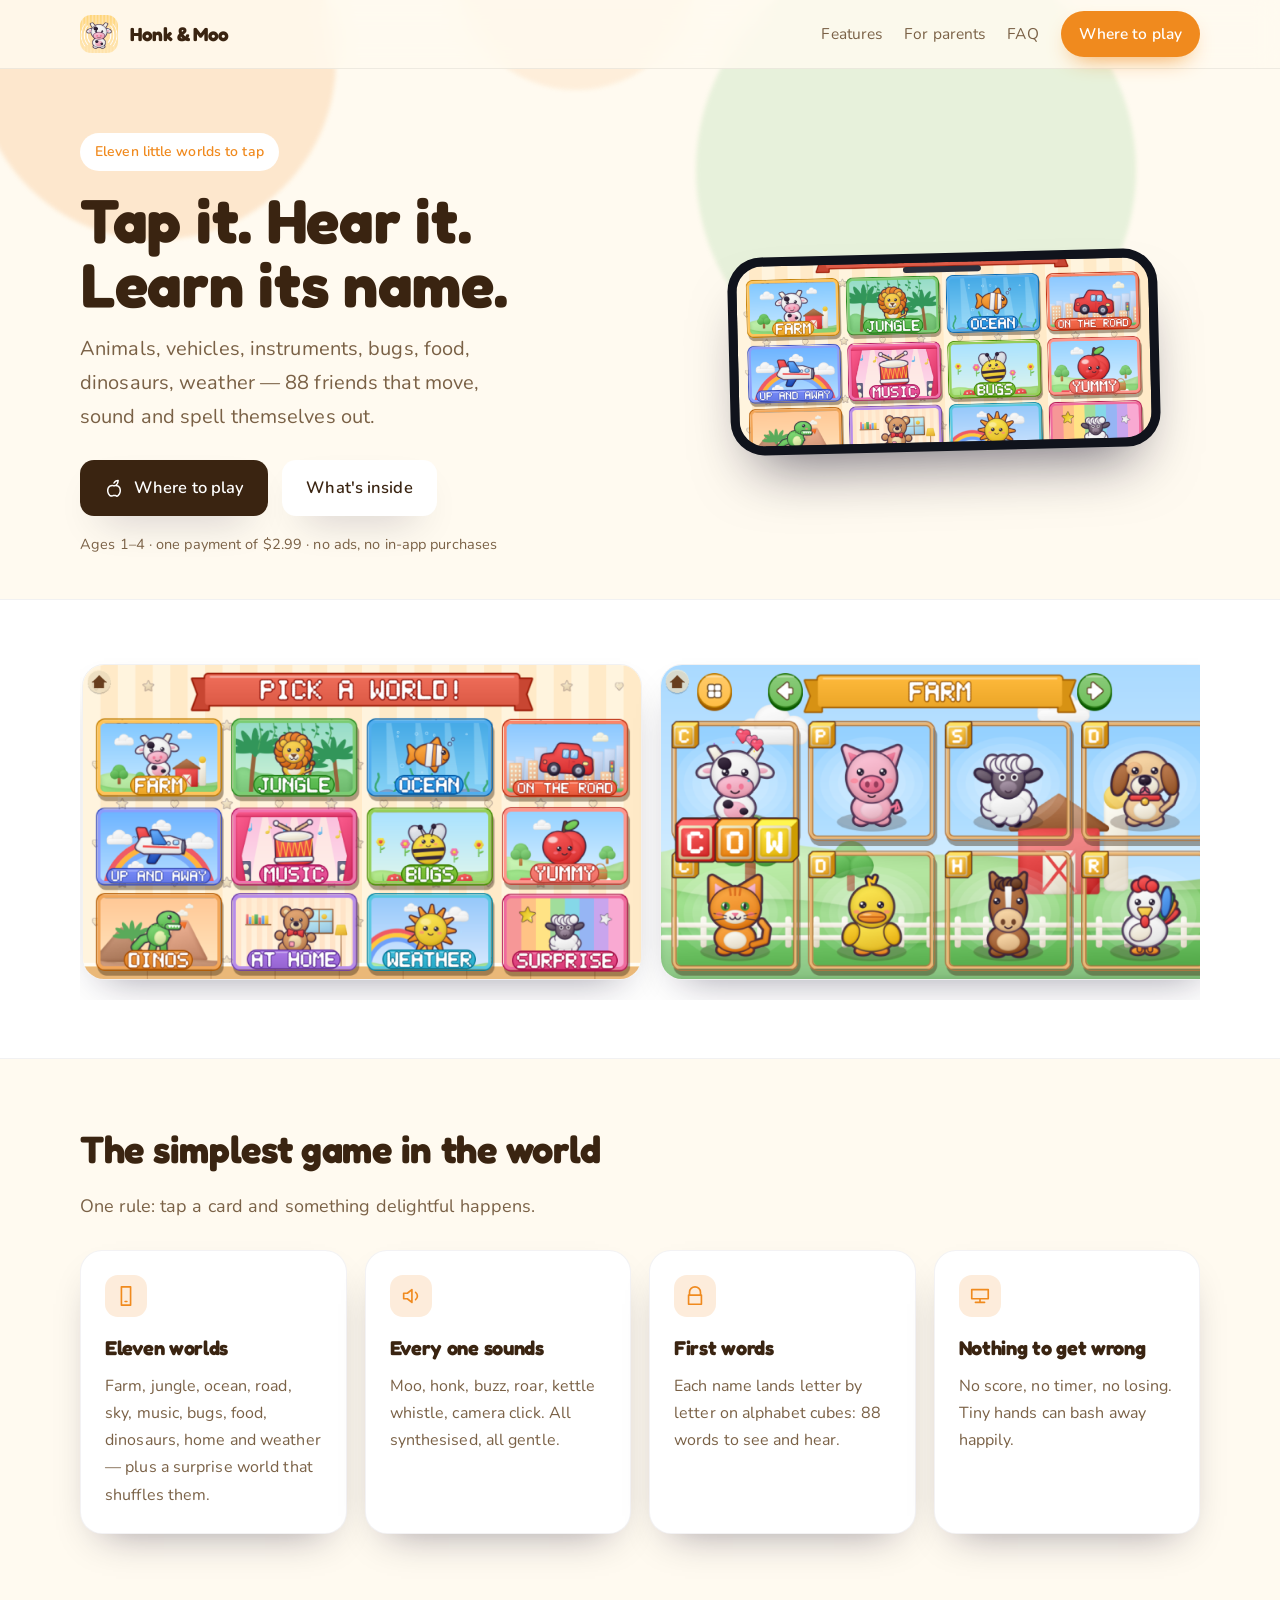
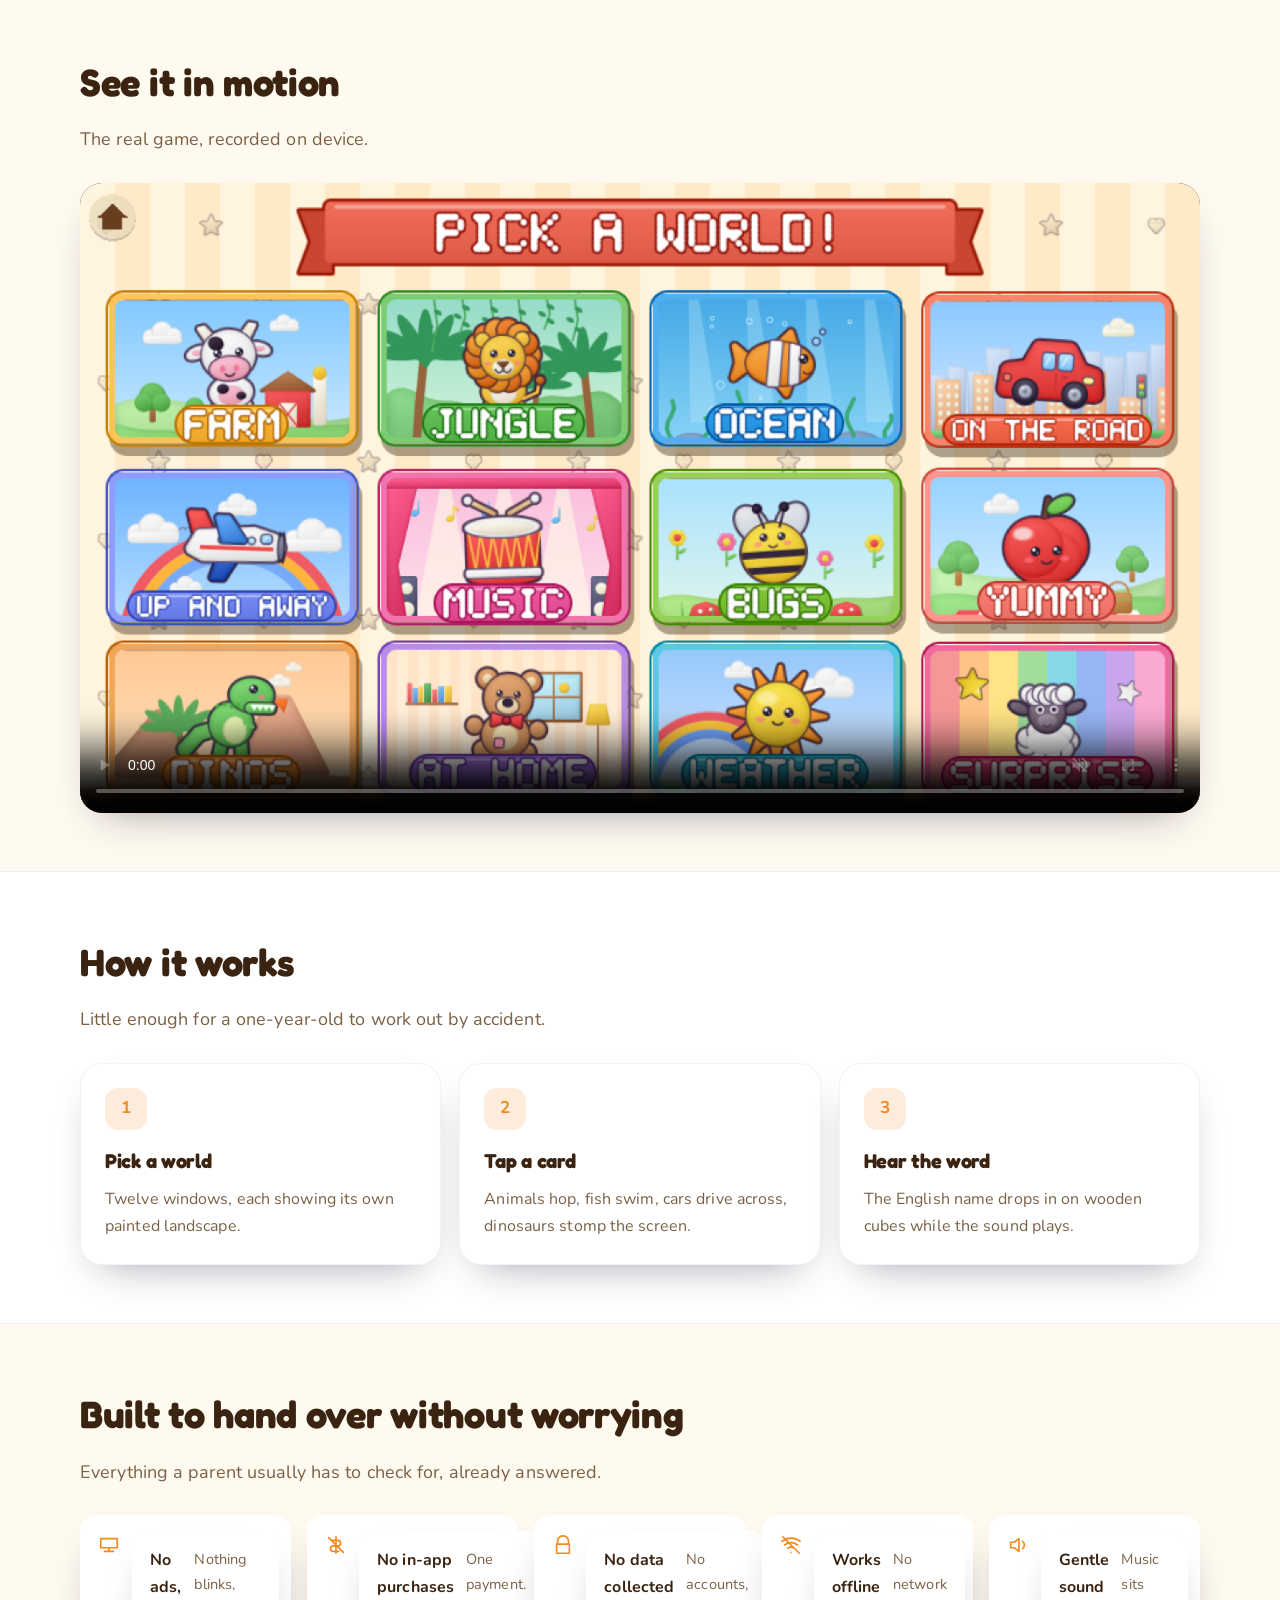
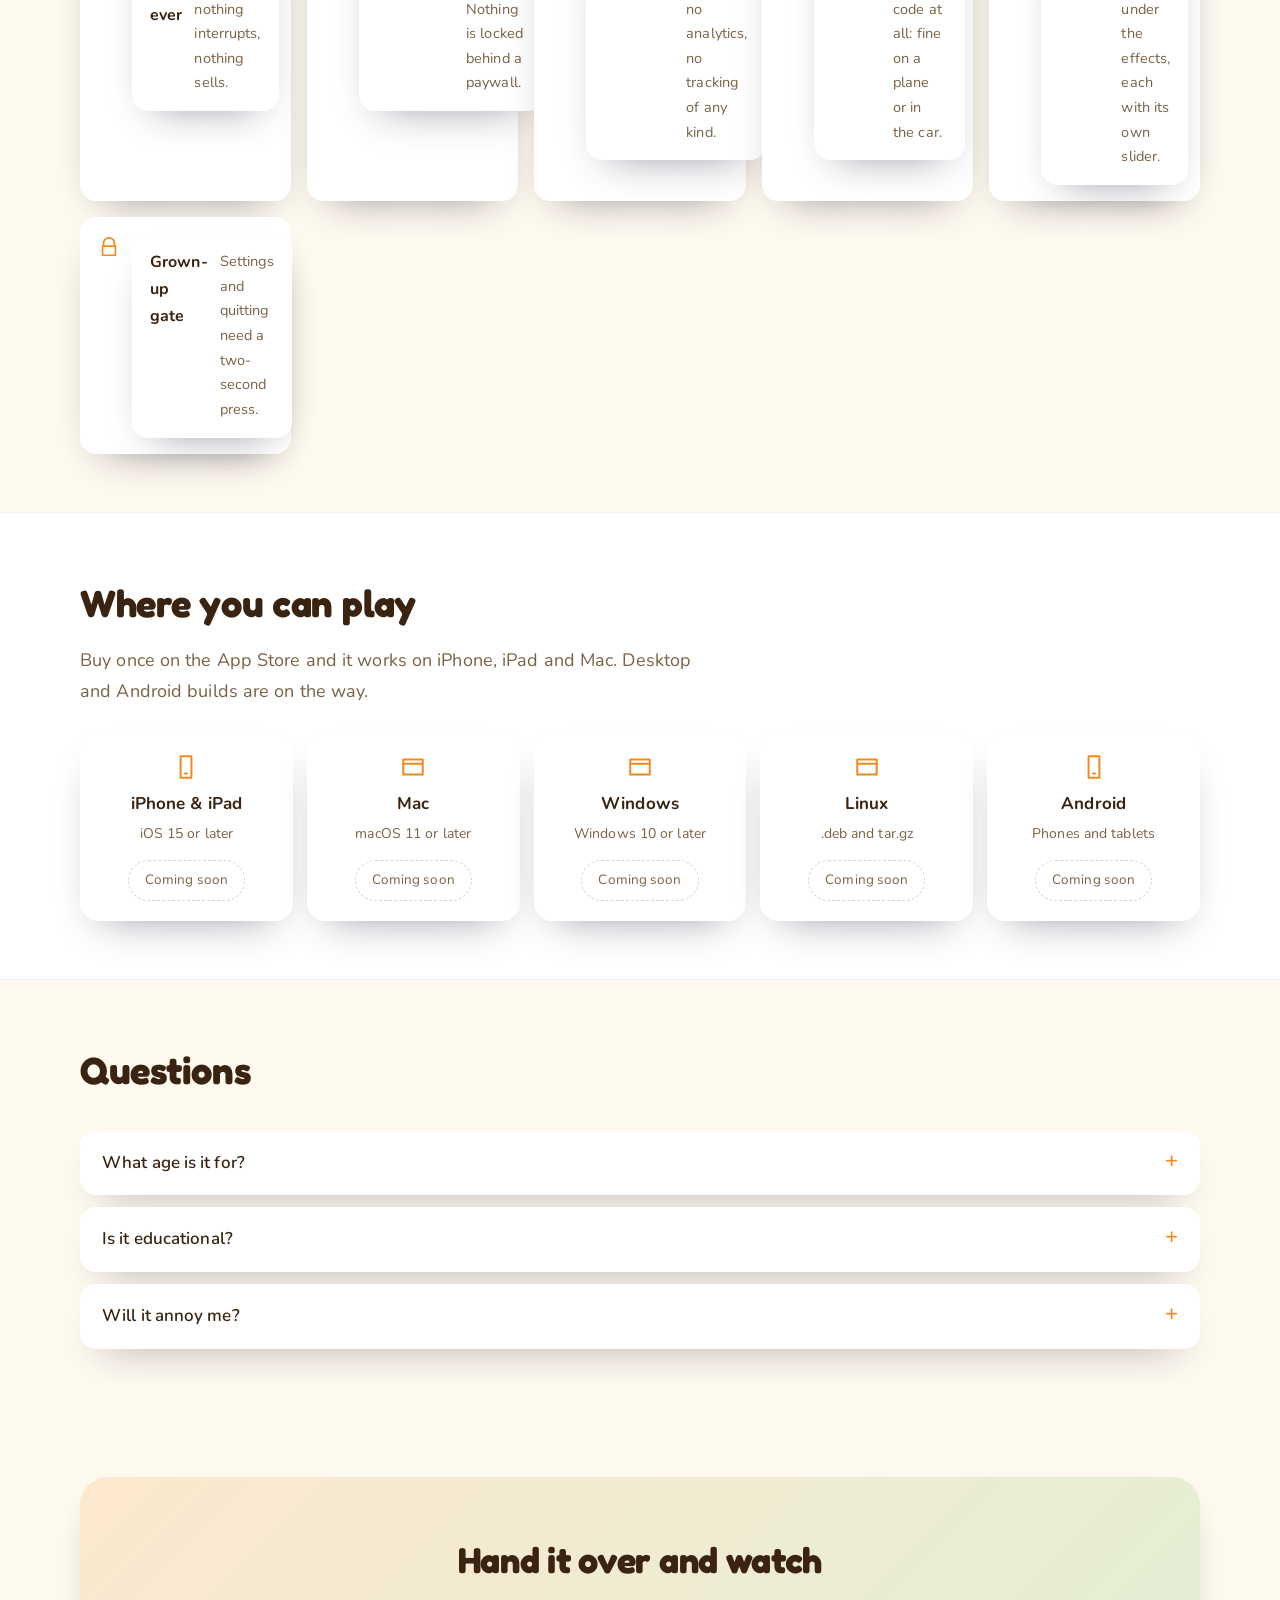
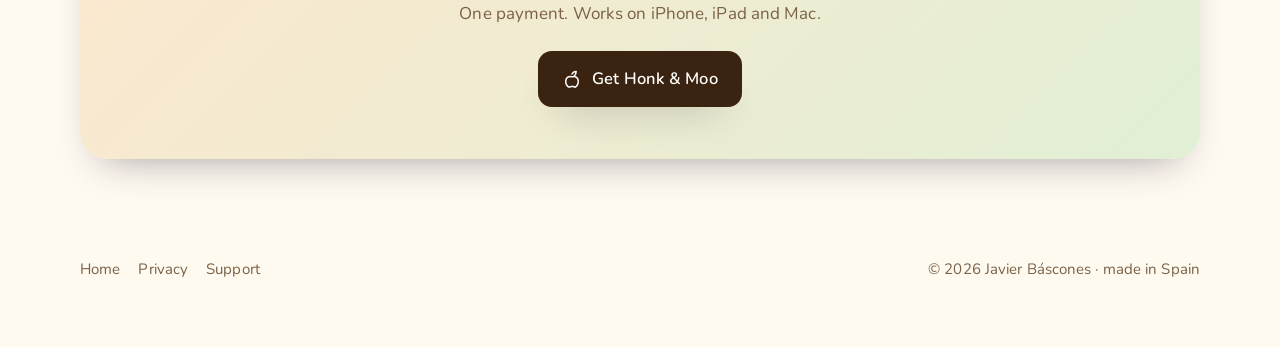
<file: index.html>
<!doctype html>
<html lang="en">
<head>
<meta charset="utf-8">
<meta name="viewport" content="width=device-width, initial-scale=1">
<title>Honk & Moo — Tap and listen!</title>
<meta name="description" content="Honk & Moo is a first-words soundboard for toddlers: eleven worlds, 88 characters that move and sound, and their names in alphabet blocks. $2.99, no ads, no in-app purchases.">
<meta name="theme-color" content="#f08a1e">
<meta property="og:title" content="Honk & Moo — Tap and listen!">
<meta property="og:description" content="Honk & Moo is a first-words soundboard for toddlers: eleven worlds, 88 characters that move and sound, and their names in alphabet blocks. $2.99, no ads, no in-app purchases.">
<meta property="og:image" content="img/1.png">
<meta property="og:type" content="website">
<meta name="twitter:card" content="summary_large_image">
<link rel="icon" href="img/icon.png">
<link rel="preconnect" href="https://fonts.googleapis.com">
<link rel="preconnect" href="https://fonts.gstatic.com" crossorigin>
<link rel="stylesheet" href="https://fonts.googleapis.com/css2?family=Fredoka:wght@500;600&family=Nunito:wght@400;600;700&display=swap">
<link rel="stylesheet" href="style.css">
</head>
<body>
<header class="nav">
  <div class="wrap">
    <a class="logo" href="index.html"><img src="img/icon.png" alt=""> Honk & Moo</a>
    <nav>
      <a href="index.html#features">Features</a>
      <a href="index.html#parents">For parents</a>
      <a href="index.html#faq">FAQ</a>
      <a class="cta" href="index.html#get">Where to play</a>
    </nav>
  </div>
</header>
<svg class="blobs" viewBox="0 0 1200 620" preserveAspectRatio="xMidYMid slice" aria-hidden="true"><circle cx="220" cy="150" r="180" fill="#f08a1e" opacity=".16"/><circle cx="980" cy="260" r="220" fill="#57bf5a" opacity=".14"/><circle cx="640" cy="60" r="120" fill="#f08a1e" opacity=".10"/></svg>
<section class="hero">
  <div class="wrap">
    <div>
      <span class="eyebrow">Eleven little worlds to tap</span>
      <h1>Tap it. Hear it. Learn its name.</h1>
      <p class="lede">Animals, vehicles, instruments, bugs, food, dinosaurs, weather — 88 friends that move, sound and spell themselves out.</p>
      <div class="hero-actions">
        <a class="btn btn-main" href="#get"><svg viewBox="0 0 24 24" fill="none" stroke="#fff" stroke-width="1.8" stroke-linecap="round" stroke-linejoin="round" aria-hidden="true"><path d="M12 6c1-2 3-3 5-3 0 2-1 4-2 5M7 21c-2-2-3-6-2-9 1-2 3-3 5-3 1 0 2 .5 2 .5s1-.5 2-.5c2 0 4 1 5 3 1 3 0 7-2 9-1 1-2 1-3 0-1 0-2 0-3 0-1 1-2 1-4 0z"/></svg> Where to play</a>
        <a class="btn btn-ghost" href="#features">What's inside</a>
      </div>
      <p class="meta">Ages 1–4 · one payment of $2.99 · no ads, no in-app purchases</p>
    </div>
    <div class="phone"><img src="img/1.png" alt="Honk & Moo on iPhone"></div>
  </div>
</section>

<section class="band">
  <div class="wrap">
    <div class="rail">
      <img src="img/1.png" alt="Honk & Moo screenshot 1" loading="lazy">
      <img src="img/2.png" alt="Honk & Moo screenshot 2" loading="lazy">
      <img src="img/3.png" alt="Honk & Moo screenshot 3" loading="lazy">
      <img src="img/4.png" alt="Honk & Moo screenshot 4" loading="lazy">
      <img src="img/5.png" alt="Honk & Moo screenshot 5" loading="lazy">
      <img src="img/6.png" alt="Honk & Moo screenshot 6" loading="lazy">
    </div>
  </div>
</section>

<section id="features">
  <div class="wrap">
    <div class="section-head"><h2>The simplest game in the world</h2><p>One rule: tap a card and something delightful happens.</p></div>
    <div class="grid">
      <div class="card"><div class="dot"><svg viewBox="0 0 24 24" fill="none" stroke="#f08a1e" stroke-width="1.8" stroke-linecap="round" stroke-linejoin="round" aria-hidden="true"><path d="M7 2h10v20H7zM11 18h2"/></svg></div><h3>Eleven worlds</h3><p>Farm, jungle, ocean, road, sky, music, bugs, food, dinosaurs, home and weather — plus a surprise world that shuffles them.</p></div>
      <div class="card"><div class="dot"><svg viewBox="0 0 24 24" fill="none" stroke="#f08a1e" stroke-width="1.8" stroke-linecap="round" stroke-linejoin="round" aria-hidden="true"><path d="M4 9v6h4l5 4V5L8 9H4zM17 8a5 5 0 0 1 0 8"/></svg></div><h3>Every one sounds</h3><p>Moo, honk, buzz, roar, kettle whistle, camera click. All synthesised, all gentle.</p></div>
      <div class="card"><div class="dot"><svg viewBox="0 0 24 24" fill="none" stroke="#f08a1e" stroke-width="1.8" stroke-linecap="round" stroke-linejoin="round" aria-hidden="true"><path d="M6 11V8a6 6 0 0 1 12 0v3M5 11h14v10H5z"/></svg></div><h3>First words</h3><p>Each name lands letter by letter on alphabet cubes: 88 words to see and hear.</p></div>
      <div class="card"><div class="dot"><svg viewBox="0 0 24 24" fill="none" stroke="#f08a1e" stroke-width="1.8" stroke-linecap="round" stroke-linejoin="round" aria-hidden="true"><path d="M3 5h18v10H3zM7 19h10M12 15v4"/></svg></div><h3>Nothing to get wrong</h3><p>No score, no timer, no losing. Tiny hands can bash away happily.</p></div>
    </div>
  </div>
</section>

<section>
  <div class="wrap">
    <div class="section-head"><h2>See it in motion</h2><p>The real game, recorded on device.</p></div>
    <video class="video" src="img/preview.mp4" controls playsinline muted loop poster="img/1.png"></video>
  </div>
</section>
<section class="band">
  <div class="wrap">
    <div class="section-head"><h2>How it works</h2><p>Little enough for a one-year-old to work out by accident.</p></div>
    <div class="grid">
      <div class="card"><div class="dot"><b style="color:#f08a1e">1</b></div><h3>Pick a world</h3><p>Twelve windows, each showing its own painted landscape.</p></div>
      <div class="card"><div class="dot"><b style="color:#f08a1e">2</b></div><h3>Tap a card</h3><p>Animals hop, fish swim, cars drive across, dinosaurs stomp the screen.</p></div>
      <div class="card"><div class="dot"><b style="color:#f08a1e">3</b></div><h3>Hear the word</h3><p>The English name drops in on wooden cubes while the sound plays.</p></div>
    </div>
  </div>
</section>

<section id="parents">
  <div class="wrap">
    <div class="section-head"><h2>Built to hand over without worrying</h2>
      <p>Everything a parent usually has to check for, already answered.</p></div>
    <div class="trust">
      <div><svg viewBox="0 0 24 24" fill="none" stroke="#f08a1e" stroke-width="1.8" stroke-linecap="round" stroke-linejoin="round" aria-hidden="true"><path d="M3 5h18v10H3zM7 19h10M12 15v4"/></svg><div><b>No ads, ever</b><span>Nothing blinks, nothing interrupts, nothing sells.</span></div></div>
      <div><svg viewBox="0 0 24 24" fill="none" stroke="#f08a1e" stroke-width="1.8" stroke-linecap="round" stroke-linejoin="round" aria-hidden="true"><path d="M12 3v18M8 7h6a3 3 0 0 1 0 6H9a3 3 0 0 0 0 6h6M4 4l16 16"/></svg><div><b>No in-app purchases</b><span>One payment. Nothing is locked behind a paywall.</span></div></div>
      <div><svg viewBox="0 0 24 24" fill="none" stroke="#f08a1e" stroke-width="1.8" stroke-linecap="round" stroke-linejoin="round" aria-hidden="true"><path d="M6 11V8a6 6 0 0 1 12 0v3M5 11h14v10H5z"/></svg><div><b>No data collected</b><span>No accounts, no analytics, no tracking of any kind.</span></div></div>
      <div><svg viewBox="0 0 24 24" fill="none" stroke="#f08a1e" stroke-width="1.8" stroke-linecap="round" stroke-linejoin="round" aria-hidden="true"><path d="M2 8a16 16 0 0 1 20 0M5 12a11 11 0 0 1 14 0M8.5 15.5a6 6 0 0 1 7 0M12 20h.01M3 3l18 18"/></svg><div><b>Works offline</b><span>No network code at all: fine on a plane or in the car.</span></div></div>
      <div><svg viewBox="0 0 24 24" fill="none" stroke="#f08a1e" stroke-width="1.8" stroke-linecap="round" stroke-linejoin="round" aria-hidden="true"><path d="M4 9v6h4l5 4V5L8 9H4zM17 8a5 5 0 0 1 0 8"/></svg><div><b>Gentle sound</b><span>Music sits under the effects, each with its own slider.</span></div></div>
      <div><svg viewBox="0 0 24 24" fill="none" stroke="#f08a1e" stroke-width="1.8" stroke-linecap="round" stroke-linejoin="round" aria-hidden="true"><path d="M6 11V8a6 6 0 0 1 12 0v3M5 11h14v10H5z"/></svg><div><b>Grown-up gate</b><span>Settings and quitting need a two-second press.</span></div></div>
    </div>
  </div>
</section>

<section id="get" class="band">
  <div class="wrap">
    <div class="section-head"><h2>Where you can play</h2>
      <p>Buy once on the App Store and it works on iPhone, iPad and Mac. Desktop and Android builds are on the way.</p></div>
    <div class="plats">
      <div class="plat"><svg viewBox="0 0 24 24" fill="none" stroke="#f08a1e" stroke-width="1.8" stroke-linecap="round" stroke-linejoin="round" aria-hidden="true"><path d="M7 2h10v20H7zM11 18h2"/></svg><b>iPhone & iPad</b><span>iOS 15 or later</span><em>Coming soon</em></div>
      <div class="plat"><svg viewBox="0 0 24 24" fill="none" stroke="#f08a1e" stroke-width="1.8" stroke-linecap="round" stroke-linejoin="round" aria-hidden="true"><path d="M3 5h18v14H3zM3 9h18"/></svg><b>Mac</b><span>macOS 11 or later</span><em>Coming soon</em></div>
      <div class="plat"><svg viewBox="0 0 24 24" fill="none" stroke="#f08a1e" stroke-width="1.8" stroke-linecap="round" stroke-linejoin="round" aria-hidden="true"><path d="M3 5h18v14H3zM3 9h18"/></svg><b>Windows</b><span>Windows 10 or later</span><em>Coming soon</em></div>
      <div class="plat"><svg viewBox="0 0 24 24" fill="none" stroke="#f08a1e" stroke-width="1.8" stroke-linecap="round" stroke-linejoin="round" aria-hidden="true"><path d="M3 5h18v14H3zM3 9h18"/></svg><b>Linux</b><span>.deb and tar.gz</span><em>Coming soon</em></div>
      <div class="plat"><svg viewBox="0 0 24 24" fill="none" stroke="#f08a1e" stroke-width="1.8" stroke-linecap="round" stroke-linejoin="round" aria-hidden="true"><path d="M7 2h10v20H7zM11 18h2"/></svg><b>Android</b><span>Phones and tablets</span><em>Coming soon</em></div>
    </div>
  </div>
</section>

<section id="faq">
  <div class="wrap">
    <div class="section-head"><h2>Questions</h2></div>
    <details><summary>What age is it for?</summary><p>One to four. It is the first game most toddlers can use alone: one tap does everything.</p></details>
    <details><summary>Is it educational?</summary><p>It is a vocabulary toy: 88 objects, each with its picture, its sound and its written name in English.</p></details>
    <details><summary>Will it annoy me?</summary><p>The music sits low under the effects and both have sliders. Nothing screeches.</p></details>
  </div>
</section>

<section>
  <div class="wrap">
    <div class="closer">
      <h2>Hand it over and watch</h2>
      <p>One payment. Works on iPhone, iPad and Mac.</p>
      <a class="btn btn-main" href="#get"><svg viewBox="0 0 24 24" fill="none" stroke="#fff" stroke-width="1.8" stroke-linecap="round" stroke-linejoin="round" aria-hidden="true"><path d="M12 6c1-2 3-3 5-3 0 2-1 4-2 5M7 21c-2-2-3-6-2-9 1-2 3-3 5-3 1 0 2 .5 2 .5s1-.5 2-.5c2 0 4 1 5 3 1 3 0 7-2 9-1 1-2 1-3 0-1 0-2 0-3 0-1 1-2 1-4 0z"/></svg> Get Honk & Moo</a>
    </div>
  </div>
</section>
<footer>
  <div class="wrap">
    <div><a href="index.html">Home</a><a href="privacy.html">Privacy</a><a href="support.html">Support</a></div>
    <div>© 2026 Javier Báscones · made in Spain</div>
  </div>
</footer>
</body>
</html>
</file>
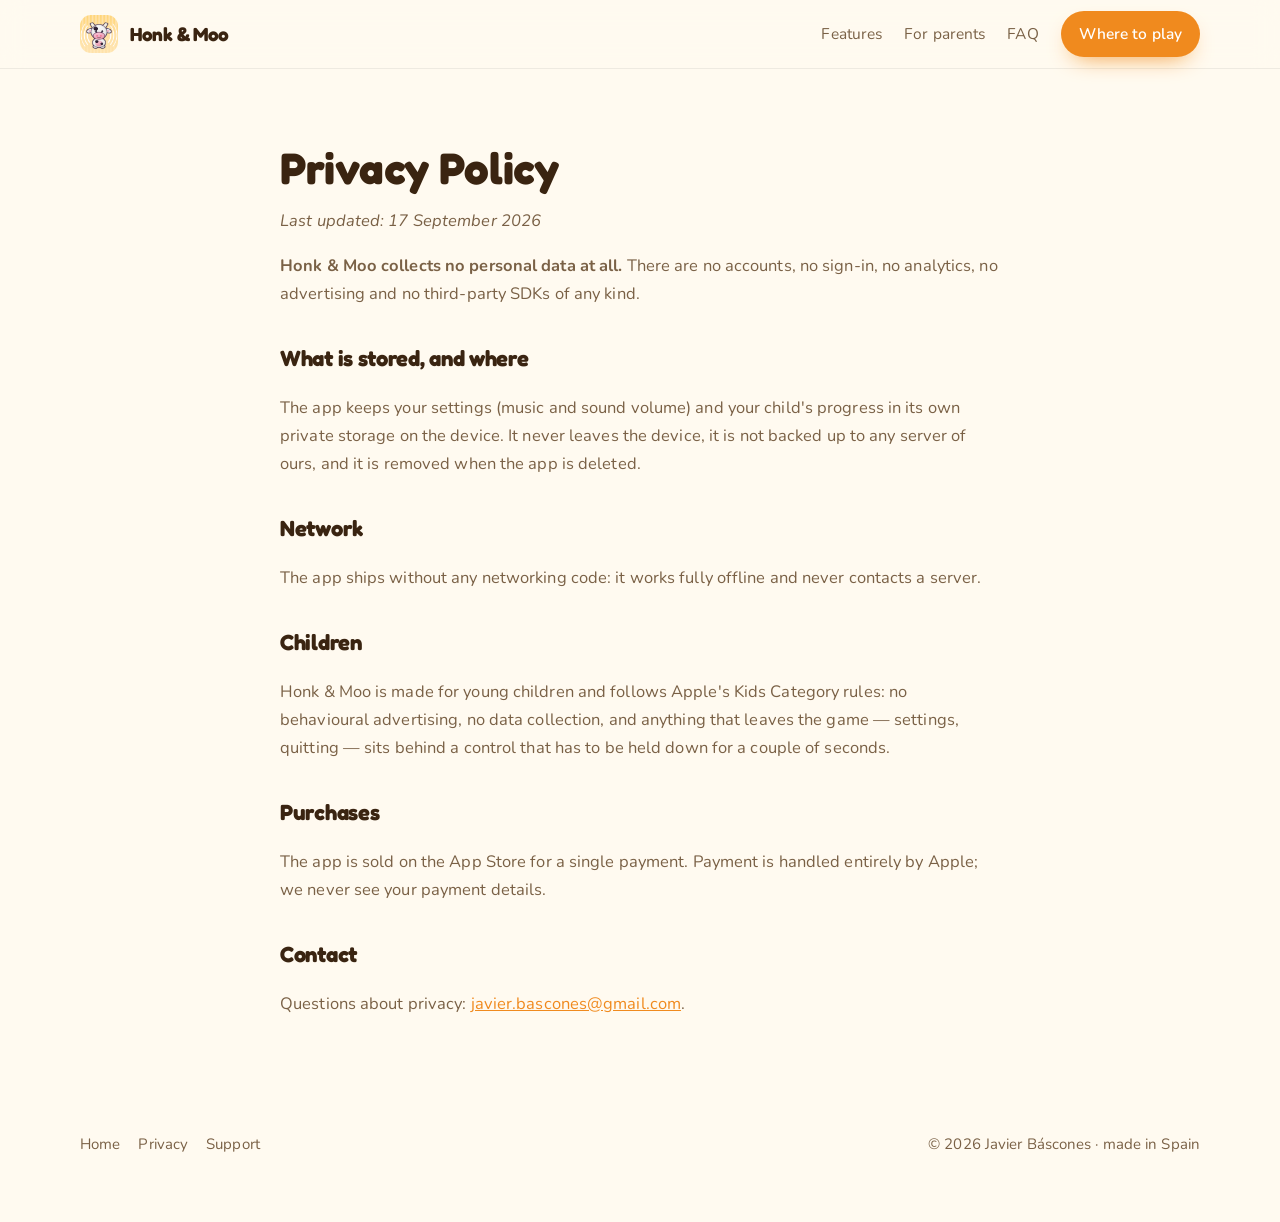
<file: privacy.html>
<!doctype html>
<html lang="en">
<head>
<meta charset="utf-8">
<meta name="viewport" content="width=device-width, initial-scale=1">
<title>Privacy — Honk & Moo</title>
<meta name="description" content="Honk & Moo is a first-words soundboard for toddlers: eleven worlds, 88 characters that move and sound, and their names in alphabet blocks. $2.99, no ads, no in-app purchases.">
<meta name="theme-color" content="#f08a1e">
<meta property="og:title" content="Privacy — Honk & Moo">
<meta property="og:description" content="Honk & Moo is a first-words soundboard for toddlers: eleven worlds, 88 characters that move and sound, and their names in alphabet blocks. $2.99, no ads, no in-app purchases.">
<meta property="og:image" content="img/1.png">
<meta property="og:type" content="website">
<meta name="twitter:card" content="summary_large_image">
<link rel="icon" href="img/icon.png">
<link rel="preconnect" href="https://fonts.googleapis.com">
<link rel="preconnect" href="https://fonts.gstatic.com" crossorigin>
<link rel="stylesheet" href="https://fonts.googleapis.com/css2?family=Fredoka:wght@500;600&family=Nunito:wght@400;600;700&display=swap">
<link rel="stylesheet" href="style.css">
</head>
<body>
<header class="nav">
  <div class="wrap">
    <a class="logo" href="index.html"><img src="img/icon.png" alt=""> Honk & Moo</a>
    <nav>
      <a href="index.html#features">Features</a>
      <a href="index.html#parents">For parents</a>
      <a href="index.html#faq">FAQ</a>
      <a class="cta" href="index.html#get">Where to play</a>
    </nav>
  </div>
</header>
<section><div class="wrap doc">
  <h1>Privacy Policy</h1>
  <p><em>Last updated: 17 September 2026</em></p>
  <p><strong>Honk & Moo collects no personal data at all.</strong> There are no accounts, no sign-in,
  no analytics, no advertising and no third-party SDKs of any kind.</p>
  <h2>What is stored, and where</h2>
  <p>The app keeps your settings (music and sound volume) and your child's progress in its own private
  storage on the device. It never leaves the device, it is not backed up to any server of ours, and it is
  removed when the app is deleted.</p>
  <h2>Network</h2>
  <p>The app ships without any networking code: it works fully offline and never contacts a server.</p>
  <h2>Children</h2>
  <p>Honk & Moo is made for young children and follows Apple's Kids Category rules: no behavioural
  advertising, no data collection, and anything that leaves the game — settings, quitting — sits behind a
  control that has to be held down for a couple of seconds.</p>
  <h2>Purchases</h2>
  <p>The app is sold on the App Store for a single payment. Payment is handled entirely by Apple; we never
  see your payment details.</p>
  <h2>Contact</h2>
  <p>Questions about privacy: <a href="mailto:javier.bascones@gmail.com">javier.bascones@gmail.com</a>.</p>
</div></section>
<footer>
  <div class="wrap">
    <div><a href="index.html">Home</a><a href="privacy.html">Privacy</a><a href="support.html">Support</a></div>
    <div>© 2026 Javier Báscones · made in Spain</div>
  </div>
</footer>
</body>
</html>
</file>
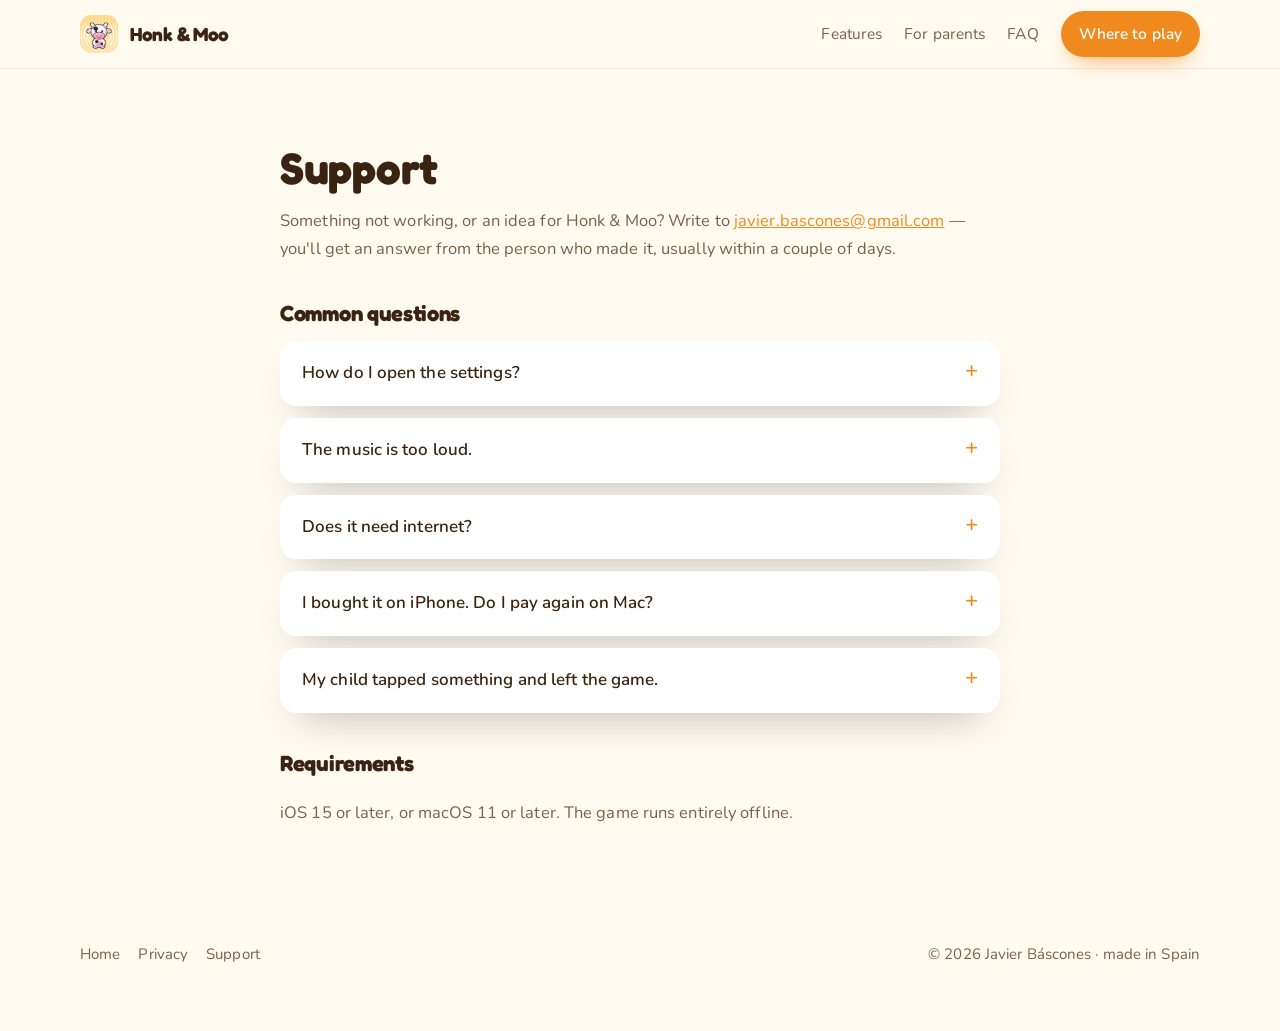
<file: support.html>
<!doctype html>
<html lang="en">
<head>
<meta charset="utf-8">
<meta name="viewport" content="width=device-width, initial-scale=1">
<title>Support — Honk & Moo</title>
<meta name="description" content="Honk & Moo is a first-words soundboard for toddlers: eleven worlds, 88 characters that move and sound, and their names in alphabet blocks. $2.99, no ads, no in-app purchases.">
<meta name="theme-color" content="#f08a1e">
<meta property="og:title" content="Support — Honk & Moo">
<meta property="og:description" content="Honk & Moo is a first-words soundboard for toddlers: eleven worlds, 88 characters that move and sound, and their names in alphabet blocks. $2.99, no ads, no in-app purchases.">
<meta property="og:image" content="img/1.png">
<meta property="og:type" content="website">
<meta name="twitter:card" content="summary_large_image">
<link rel="icon" href="img/icon.png">
<link rel="preconnect" href="https://fonts.googleapis.com">
<link rel="preconnect" href="https://fonts.gstatic.com" crossorigin>
<link rel="stylesheet" href="https://fonts.googleapis.com/css2?family=Fredoka:wght@500;600&family=Nunito:wght@400;600;700&display=swap">
<link rel="stylesheet" href="style.css">
</head>
<body>
<header class="nav">
  <div class="wrap">
    <a class="logo" href="index.html"><img src="img/icon.png" alt=""> Honk & Moo</a>
    <nav>
      <a href="index.html#features">Features</a>
      <a href="index.html#parents">For parents</a>
      <a href="index.html#faq">FAQ</a>
      <a class="cta" href="index.html#get">Where to play</a>
    </nav>
  </div>
</header>
<section><div class="wrap doc">
  <h1>Support</h1>
  <p>Something not working, or an idea for Honk & Moo? Write to
  <a href="mailto:javier.bascones@gmail.com">javier.bascones@gmail.com</a> — you'll get an answer from the
  person who made it, usually within a couple of days.</p>
  <h2>Common questions</h2>
  <details><summary>How do I open the settings?</summary><p>On the title screen, hold the gear button for two seconds. Inside the game, hold the house button for one second to go back.</p></details>
  <details><summary>The music is too loud.</summary><p>Music and sound effects have separate sliders in the grown-ups panel, and the music already sits low under the effects.</p></details>
  <details><summary>Does it need internet?</summary><p>No. The game has no networking code at all.</p></details>
  <details><summary>I bought it on iPhone. Do I pay again on Mac?</summary><p>No. It is a universal purchase: buy once and it works on iPhone, iPad and Mac with the same Apple Account.</p></details>
  <details><summary>My child tapped something and left the game.</summary><p>That should not happen: everything that leaves the game is behind a button you have to hold down. If you find a way out, please tell me.</p></details>
  <h2>Requirements</h2>
  <p>iOS 15 or later, or macOS 11 or later. The game runs entirely offline.</p>
</div></section>
<footer>
  <div class="wrap">
    <div><a href="index.html">Home</a><a href="privacy.html">Privacy</a><a href="support.html">Support</a></div>
    <div>© 2026 Javier Báscones · made in Spain</div>
  </div>
</footer>
</body>
</html>
</file>
<file: style.css>
/* Honk & Moo — hoja de estilo generada por tools/make_website.py */
:root {
  --accent: #f08a1e;
  --accent2: #57bf5a;
  --ink: #3a2411;
  --ink-soft: #7a6146;
  --bg: #fffaf0;
  --panel: #ffffff;
  --radius: 22px;
  --shadow: 0 18px 40px -22px rgba(17, 12, 40, .45);
}
* { box-sizing: border-box; }
html { scroll-behavior: smooth; -webkit-text-size-adjust: 100%; }
body {
  margin: 0; background: var(--bg); color: var(--ink);
  font-family: Nunito, ui-sans-serif, -apple-system, BlinkMacSystemFont, "Segoe UI", sans-serif;
  font-size: 17px; line-height: 1.7; letter-spacing: .1px;
}
h1, h2, h3, .logo, .badge, .stat b { font-family: 'Fredoka', Nunito, sans-serif; letter-spacing: -.3px; }
img, svg, video { max-width: 100%; display: block; }
a { color: var(--accent); }
.wrap { width: min(1120px, 100% - 44px); margin-inline: auto; }

/* barra superior */
.nav { position: sticky; top: 0; z-index: 20; backdrop-filter: blur(12px);
  background: color-mix(in srgb, var(--bg) 82%, transparent); border-bottom: 1px solid rgba(20, 16, 40, .07); }
.nav .wrap { display: flex; align-items: center; gap: 18px; height: 68px; }
.logo { display: flex; align-items: center; gap: 12px; font-weight: 700; font-size: 19px; text-decoration: none; color: var(--ink); }
.logo img { width: 38px; height: 38px; border-radius: 11px; box-shadow: var(--shadow); }
.nav nav { margin-left: auto; display: flex; gap: 22px; align-items: center; }
.nav nav a { color: var(--ink-soft); text-decoration: none; font-size: 15.5px; }
.nav nav a:hover { color: var(--accent); }
.cta { background: var(--accent); color: #fff !important; padding: 10px 18px; border-radius: 999px;
  font-weight: 600; box-shadow: 0 10px 24px -12px var(--accent); }
@media (max-width: 760px) { .nav nav a:not(.cta) { display: none; } }

/* hero */
.hero { position: relative; overflow: hidden; padding: 64px 0 28px; }
.blobs { position: absolute; inset: -10% -5% auto -5%; height: 620px; z-index: 0; filter: blur(2px); }
.hero .wrap { position: relative; z-index: 1; display: grid; grid-template-columns: 1.05fr .95fr; gap: 40px; align-items: center; }
.eyebrow { display: inline-flex; align-items: center; gap: 8px; background: var(--panel); border-radius: 999px;
  padding: 7px 15px; font-size: 14px; font-weight: 600; color: var(--accent); box-shadow: var(--shadow); }
h1 { font-size: clamp(38px, 5.4vw, 62px); line-height: 1.04; margin: 18px 0 14px; }
.lede { font-size: 20px; color: var(--ink-soft); margin: 0 0 26px; max-width: 34ch; }
.hero-actions { display: flex; flex-wrap: wrap; gap: 14px; align-items: center; }
.btn { display: inline-flex; align-items: center; gap: 10px; text-decoration: none; font-weight: 600;
  padding: 14px 24px; border-radius: 14px; font-size: 16.5px; }
.btn-main { background: var(--ink); color: #fff; box-shadow: var(--shadow); }
.btn-ghost { background: var(--panel); color: var(--ink); box-shadow: var(--shadow); }
.btn svg { width: 20px; height: 20px; }
.meta { margin-top: 16px; font-size: 14.5px; color: var(--ink-soft); }
.phone { position: relative; margin-inline: auto; width: min(430px, 100%); aspect-ratio: 19.5 / 9;
  background: #10131c; border-radius: 34px; padding: 9px; box-shadow: 0 34px 60px -26px rgba(16, 12, 36, .6); rotate: -1.4deg; }
.phone img { width: 100%; height: 100%; object-fit: cover; border-radius: 26px; }
.phone::after { content: ""; position: absolute; left: 50%; translate: -50% 0; top: 13px; width: 78px; height: 6px;
  background: #2a2f3d; border-radius: 99px; }
@media (max-width: 900px) { .hero .wrap { grid-template-columns: 1fr; } .lede { max-width: none; } }

/* franjas y secciones */
section { padding: 58px 0; }
.section-head { max-width: 62ch; margin-bottom: 28px; }
.section-head h2 { font-size: clamp(27px, 3.4vw, 38px); margin: 0 0 10px; }
.section-head p { color: var(--ink-soft); margin: 0; font-size: 18px; }
.band { background: var(--panel); border-block: 1px solid rgba(20, 16, 40, .06); }

/* carrusel de capturas */
.rail { display: flex; gap: 18px; overflow-x: auto; scroll-snap-type: x mandatory; padding: 6px 2px 20px;
  scrollbar-width: thin; }
.rail img { flex: 0 0 auto; width: min(560px, 82vw); border-radius: var(--radius); scroll-snap-align: center;
  box-shadow: var(--shadow); border: 1px solid rgba(20, 16, 40, .06); }

/* tarjetas */
.grid { display: grid; gap: 18px; grid-template-columns: repeat(auto-fit, minmax(250px, 1fr)); }
.card { background: var(--panel); border-radius: var(--radius); padding: 24px; box-shadow: var(--shadow);
  border: 1px solid rgba(20, 16, 40, .05); }
.card h3 { margin: 0 0 8px; font-size: 20px; }
.card p { margin: 0; color: var(--ink-soft); font-size: 16px; }
.card .dot { width: 42px; height: 42px; border-radius: 13px; display: grid; place-items: center; margin-bottom: 14px;
  background: color-mix(in srgb, var(--accent) 16%, #fff); }
.card .dot svg { width: 22px; height: 22px; }

/* vídeo */
.video { border-radius: var(--radius); overflow: hidden; box-shadow: var(--shadow); background: #0d1017; }

/* confianza */
.trust { display: grid; gap: 16px; grid-template-columns: repeat(auto-fit, minmax(190px, 1fr)); }
.trust div { display: flex; gap: 12px; align-items: flex-start; background: var(--panel); border-radius: 16px;
  padding: 16px 18px; box-shadow: var(--shadow); }
.trust svg { width: 22px; height: 22px; flex: 0 0 auto; margin-top: 3px; }
.trust b { display: block; font-size: 16px; }
.trust span { color: var(--ink-soft); font-size: 14.5px; }

/* plataformas */
.plats { display: grid; gap: 14px; grid-template-columns: repeat(auto-fit, minmax(180px, 1fr)); }
.plat { background: var(--panel); border-radius: 18px; padding: 20px; box-shadow: var(--shadow); text-align: center; }
.plat svg { width: 26px; height: 26px; margin: 0 auto 10px; }
.plat b { display: block; font-size: 17px; }
.plat span { color: var(--ink-soft); font-size: 14px; }
.plat a { display: inline-block; margin-top: 12px; background: var(--accent); color: #fff; text-decoration: none;
  padding: 9px 18px; border-radius: 999px; font-size: 14.5px; font-weight: 600; }
.plat em { display: inline-block; margin-top: 12px; font-size: 13.5px; color: var(--ink-soft); font-style: normal;
  border: 1px dashed rgba(20, 16, 40, .18); border-radius: 999px; padding: 8px 16px; }

/* preguntas */
details { background: var(--panel); border-radius: 16px; padding: 18px 22px; box-shadow: var(--shadow); margin-bottom: 12px; }
summary { cursor: pointer; font-weight: 600; font-size: 17px; list-style: none; }
summary::-webkit-details-marker { display: none; }
summary::after { content: "+"; float: right; color: var(--accent); font-size: 22px; line-height: 1; }
details[open] summary::after { content: "–"; }
details p { margin: 12px 0 0; color: var(--ink-soft); font-size: 16px; }

/* cierre */
.closer { text-align: center; background:
  linear-gradient(135deg, color-mix(in srgb, var(--accent) 16%, var(--bg)), color-mix(in srgb, var(--accent2) 18%, var(--bg)));
  border-radius: 28px; padding: 52px 28px; box-shadow: var(--shadow); }
.closer h2 { margin: 0 0 10px; font-size: clamp(26px, 3.2vw, 36px); }
.closer p { color: var(--ink-soft); margin: 0 0 22px; }

footer { padding: 40px 0 64px; color: var(--ink-soft); font-size: 15px; }
footer .wrap { display: flex; flex-wrap: wrap; gap: 14px; justify-content: space-between; align-items: center; }
footer a { color: var(--ink-soft); text-decoration: none; margin-right: 18px; }
footer a:hover { color: var(--accent); }

/* páginas de texto */
.doc { max-width: 72ch; }
.doc h1 { font-size: clamp(32px, 4vw, 44px); margin-bottom: 6px; }
.doc h2 { font-size: 22px; margin: 32px 0 8px; }
.doc p, .doc li { color: var(--ink-soft); font-size: 16.5px; }
</file>
